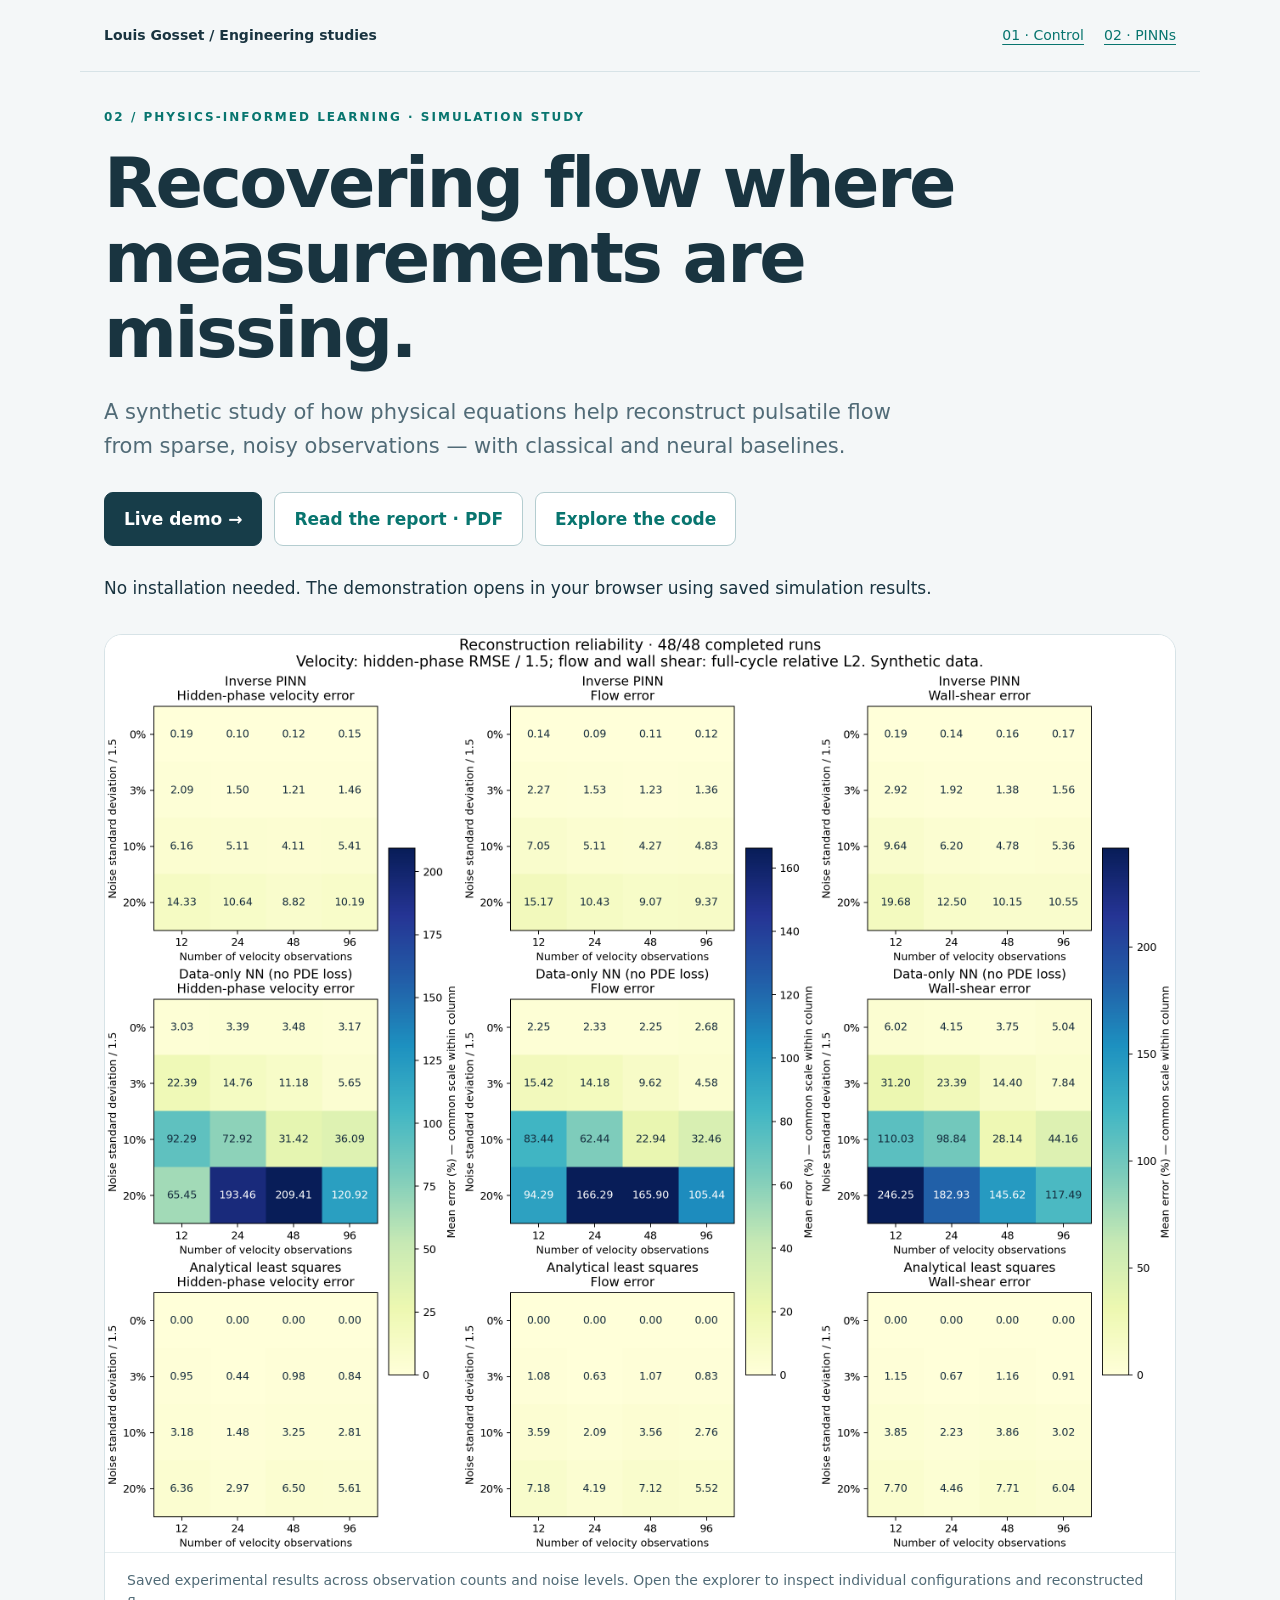
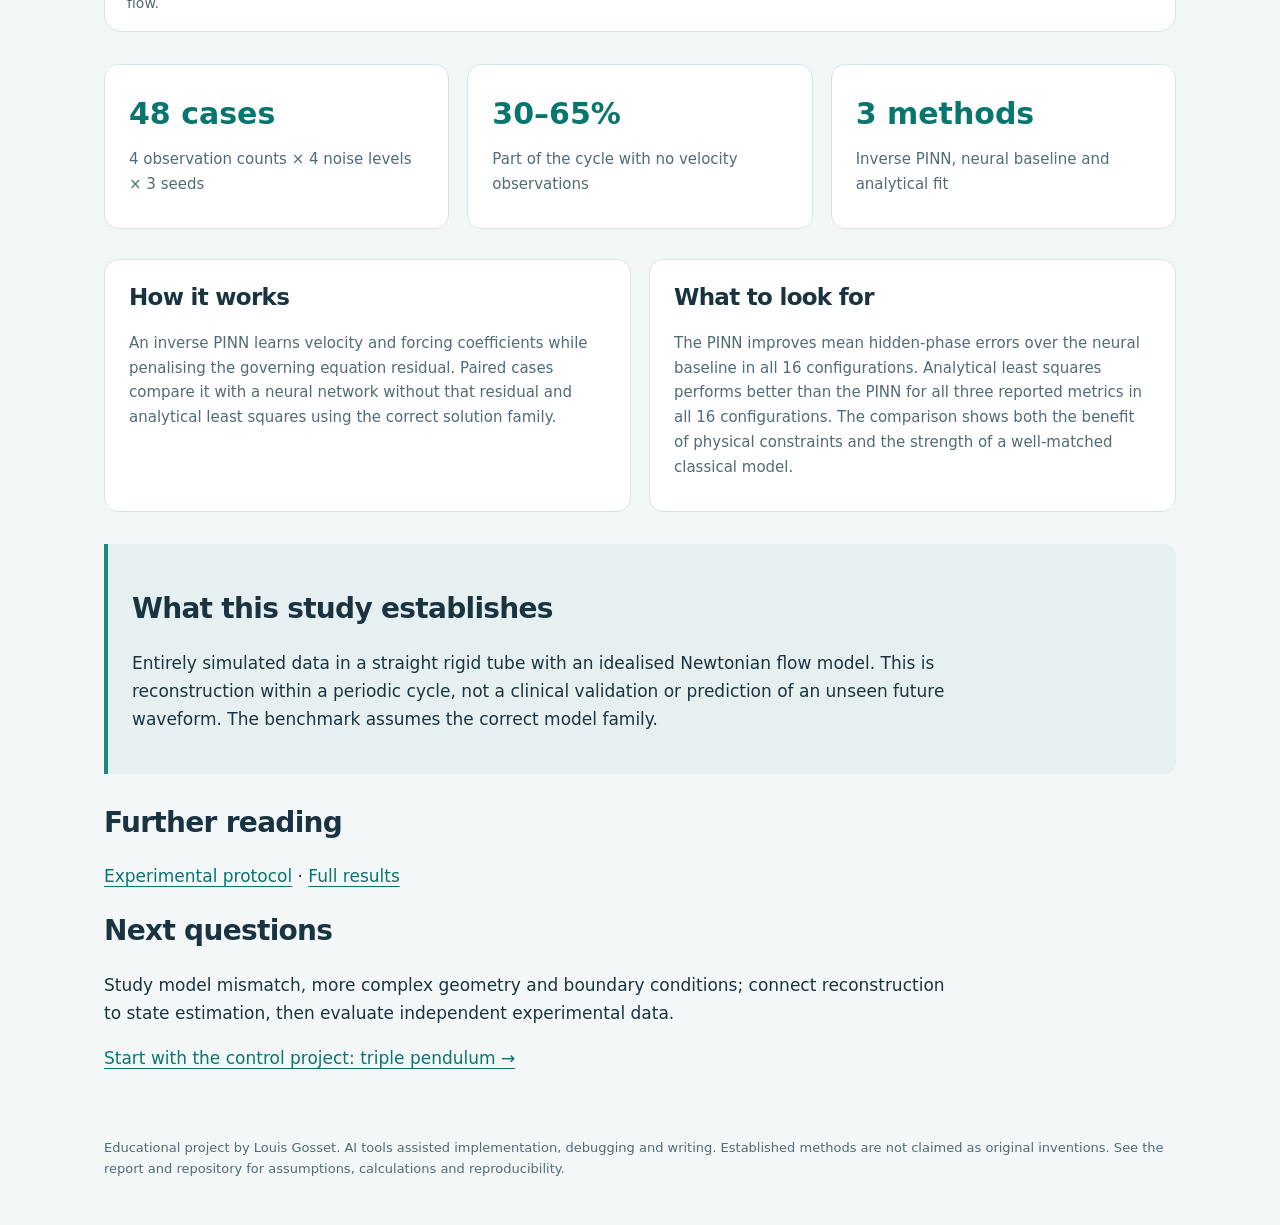
<file: index.html>
<!doctype html><html lang="en"><head><meta charset="utf-8"><meta name="viewport" content="width=device-width,initial-scale=1"><meta name="description" content="A synthetic study of how physical equations help reconstruct pulsatile flow from sparse, noisy observations — with classical and neural baselines."><title>pinn-hemodynamics · Louis Gosset</title><style>*{box-sizing:border-box}html{scroll-behavior:smooth}body{margin:0;background:#f4f7f8;color:#193440;font:17px/1.65 system-ui,-apple-system,sans-serif}a{color:#08756f;text-underline-offset:4px}a:focus-visible{outline:3px solid #e7a23e;outline-offset:5px}main,nav,footer{max-width:1120px;margin:auto;padding:24px}nav{display:flex;justify-content:space-between;gap:20px;border-bottom:1px solid #d7e3e7;font-size:14px}nav div{display:flex;gap:20px;flex-wrap:wrap}.eyebrow{color:#08756f;font-size:12px;text-transform:uppercase;letter-spacing:2px;font-weight:750}h1{font-size:clamp(38px,6vw,70px);line-height:1.07;letter-spacing:-2.5px;max-width:900px;margin:18px 0 24px}h2{font-size:28px;line-height:1.2;letter-spacing:-.7px}p{max-width:850px}.lead{font-size:21px;color:#516b77;max-width:800px}.actions{display:flex;gap:12px;flex-wrap:wrap;margin:28px 0}.button{display:inline-block;padding:12px 19px;border:1px solid #b4cdd0;border-radius:9px;text-decoration:none;font-weight:650;background:white}.primary{background:#173d49;color:white;border-color:#173d49}figure{margin:32px 0;border:1px solid #d7e3e7;border-radius:18px;overflow:hidden;background:white}figure img{display:block;width:100%;height:auto}figcaption{padding:16px 22px;color:#516b77;font-size:14px;border-top:1px solid #e5edef}.grid{display:grid;grid-template-columns:repeat(3,1fr);gap:18px;margin:30px 0}.card{background:white;border:1px solid #d7e3e7;border-radius:14px;padding:24px}.card strong{display:block;font-size:30px;color:#08756f}.card p{font-size:15px;color:#516b77;margin:8px 0}.two{grid-template-columns:1fr 1fr}.card h2{font-size:23px;margin-top:0}.scope{padding:24px;border-left:4px solid #168b84;background:#e7f0f1;margin:32px 0;border-radius:0 12px 12px 0}footer{font-size:13px;color:#516b77;padding-bottom:45px}li{margin:8px 0}@media(max-width:650px){.grid{grid-template-columns:1fr}nav{align-items:flex-start;flex-direction:column}h1{letter-spacing:-1.5px}.lead{font-size:18px}main{padding-top:12px}}@media(prefers-reduced-motion:reduce){html{scroll-behavior:auto}}</style></head><body><nav aria-label="Project navigation"><b>Louis Gosset / Engineering studies</b><div><a href="https://LGOSSET-21.github.io/inverted-pendulum-control/">01 · Control</a><a href="https://LGOSSET-21.github.io/pinn-hemodynamics/">02 · PINNs</a></div></nav><main><p class="eyebrow">02 / Physics-informed learning · Simulation study</p><h1>Recovering flow where measurements are missing.</h1><p class="lead">A synthetic study of how physical equations help reconstruct pulsatile flow from sparse, noisy observations — with classical and neural baselines.</p><div class="actions"><a class="button primary" href="visualization/reliability.html">Live demo →</a><a class="button" href="reports/Project_Report.pdf">Read the report · PDF</a><a class="button" href="https://github.com/LGOSSET-21/pinn-hemodynamics">Explore the code</a></div><p>No installation needed. The demonstration opens in your browser using saved simulation results.</p><figure><a href="visualization/reliability.html"><img src="results/reliability_v1/reliability-map.png" alt="Reliability maps comparing hidden-phase velocity, flow and wall-shear reconstruction errors across observation counts and noise levels"></a><figcaption>Saved experimental results across observation counts and noise levels. Open the explorer to inspect individual configurations and reconstructed flow.</figcaption></figure><div class="grid"><div class="card"><strong>48 cases</strong><p>4 observation counts × 4 noise levels × 3 seeds</p></div><div class="card"><strong>30–65%</strong><p>Part of the cycle with no velocity observations</p></div><div class="card"><strong>3 methods</strong><p>Inverse PINN, neural baseline and analytical fit</p></div></div><div class="grid two"><section class="card"><h2>How it works</h2><p>An inverse PINN learns velocity and forcing coefficients while penalising the governing equation residual. Paired cases compare it with a neural network without that residual and analytical least squares using the correct solution family.</p></section><section class="card"><h2>What to look for</h2><p>The PINN improves mean hidden-phase errors over the neural baseline in all 16 configurations. Analytical least squares performs better than the PINN for all three reported metrics in all 16 configurations. The comparison shows both the benefit of physical constraints and the strength of a well-matched classical model.</p></section></div><section class="scope"><h2>What this study establishes</h2><p>Entirely simulated data in a straight rigid tube with an idealised Newtonian flow model. This is reconstruction within a periodic cycle, not a clinical validation or prediction of an unseen future waveform. The benchmark assumes the correct model family.</p></section><section><h2>Further reading</h2><p><a href="https://github.com/LGOSSET-21/pinn-hemodynamics/blob/main/RELIABILITY_GUIDE.md">Experimental protocol</a> · <a href="https://github.com/LGOSSET-21/pinn-hemodynamics/blob/main/results/reliability_v1/REPORT.md">Full results</a></p><h2>Next questions</h2><p>Study model mismatch, more complex geometry and boundary conditions; connect reconstruction to state estimation, then evaluate independent experimental data.</p><p><a href="https://LGOSSET-21.github.io/inverted-pendulum-control/">Start with the control project: triple pendulum →</a></p></section></main><footer>Educational project by Louis Gosset. AI tools assisted implementation, debugging and writing. Established methods are not claimed as original inventions. See the report and repository for assumptions, calculations and reproducibility.</footer></body></html>
</file>
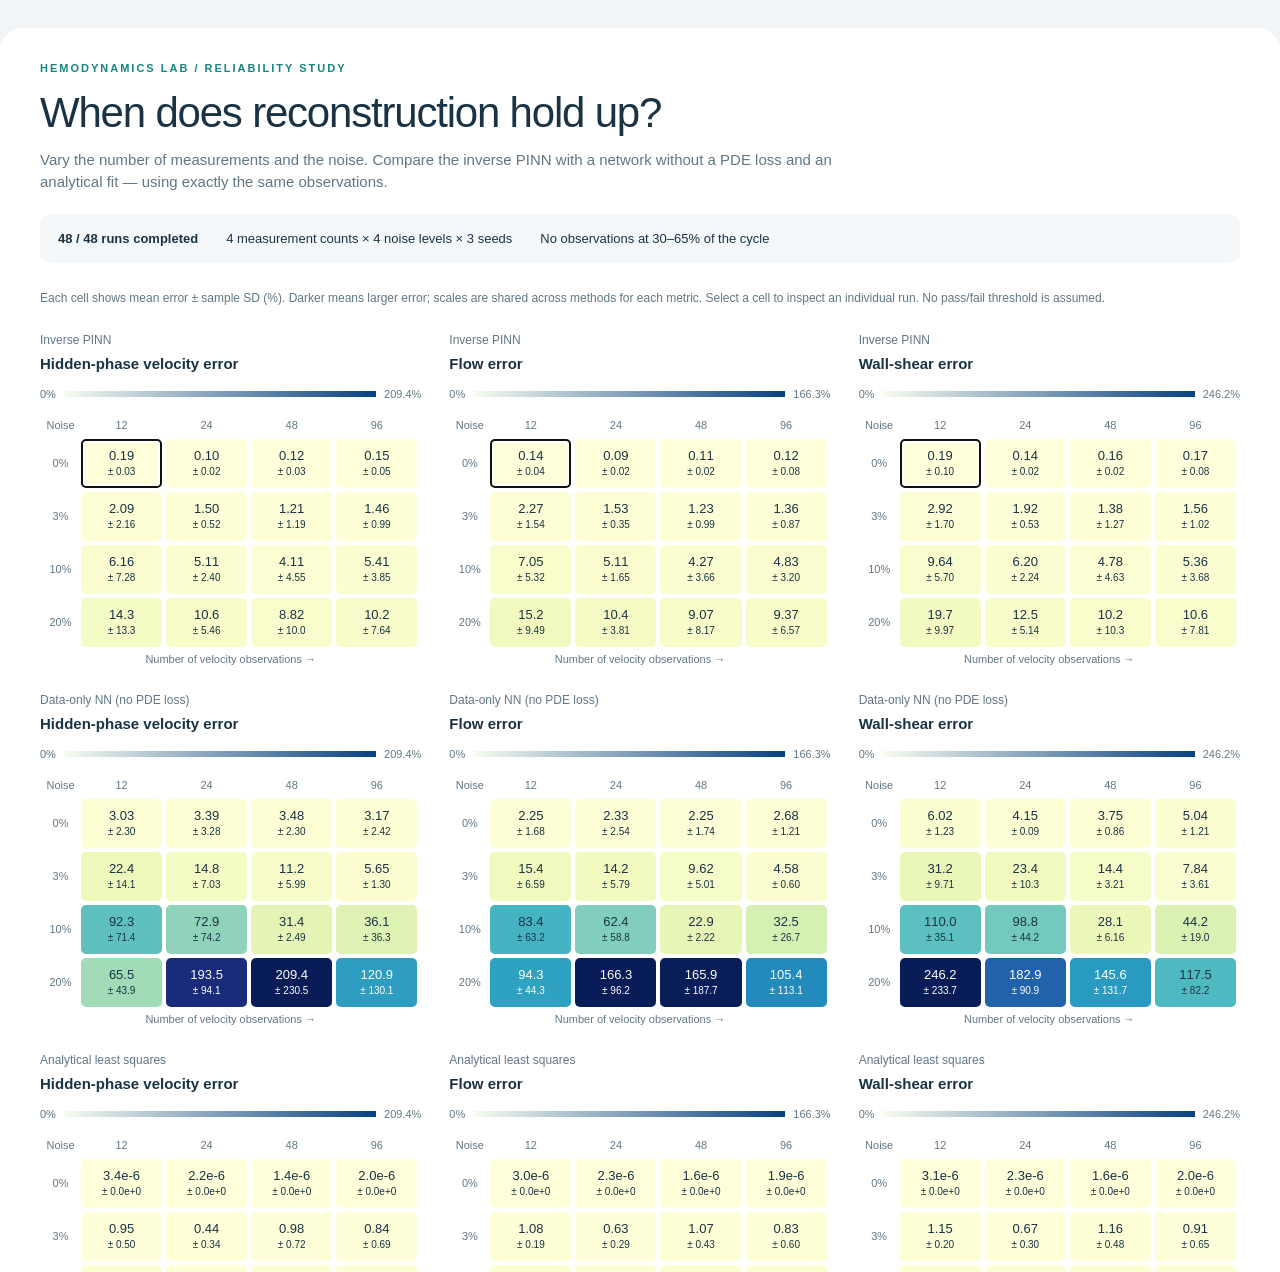
<file: visualization/reliability.template.html>
<!doctype html>
<html lang="en"><head><meta charset="utf-8"><meta name="viewport" content="width=device-width,initial-scale=1"><meta http-equiv="refresh" content="0;url=reliability.html"><title>Open the reliability study</title></head><body><p><a href="reliability.html">Open the completed reliability study</a></p></body></html>
</file>
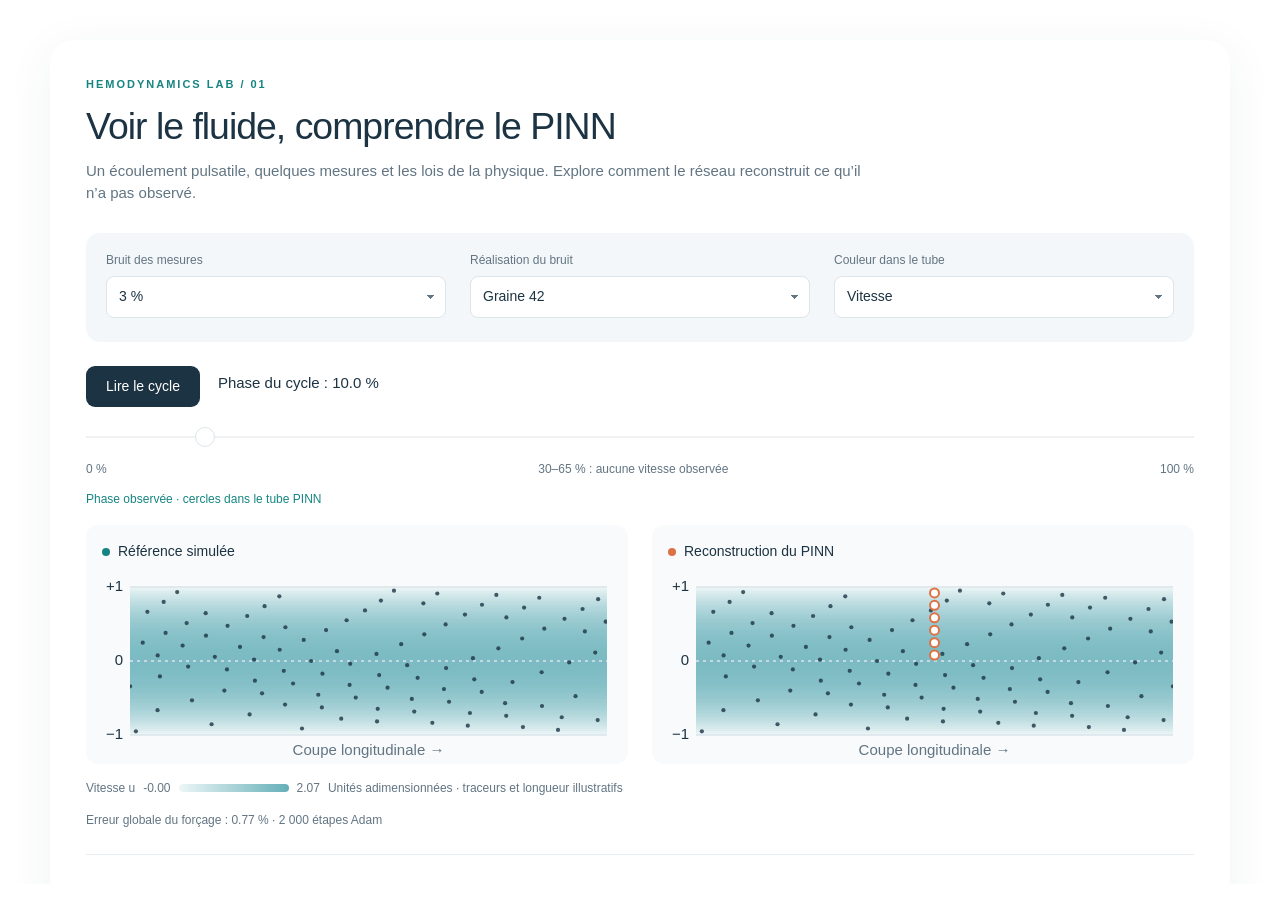
<file: visualization/tube-flow.template.html>
<!doctype html>
<html lang="fr">
<head>
<meta charset="utf-8">
<meta name="viewport" content="width=device-width, initial-scale=1">
<meta http-equiv="refresh" content="0;url=index.html">
<title>Ouvrir Hemodynamics Lab</title>
</head>
<body>
<p>La page interactive est prête : <a href="index.html">ouvrir Hemodynamics Lab</a>.</p>
</body>
</html>
</file>
